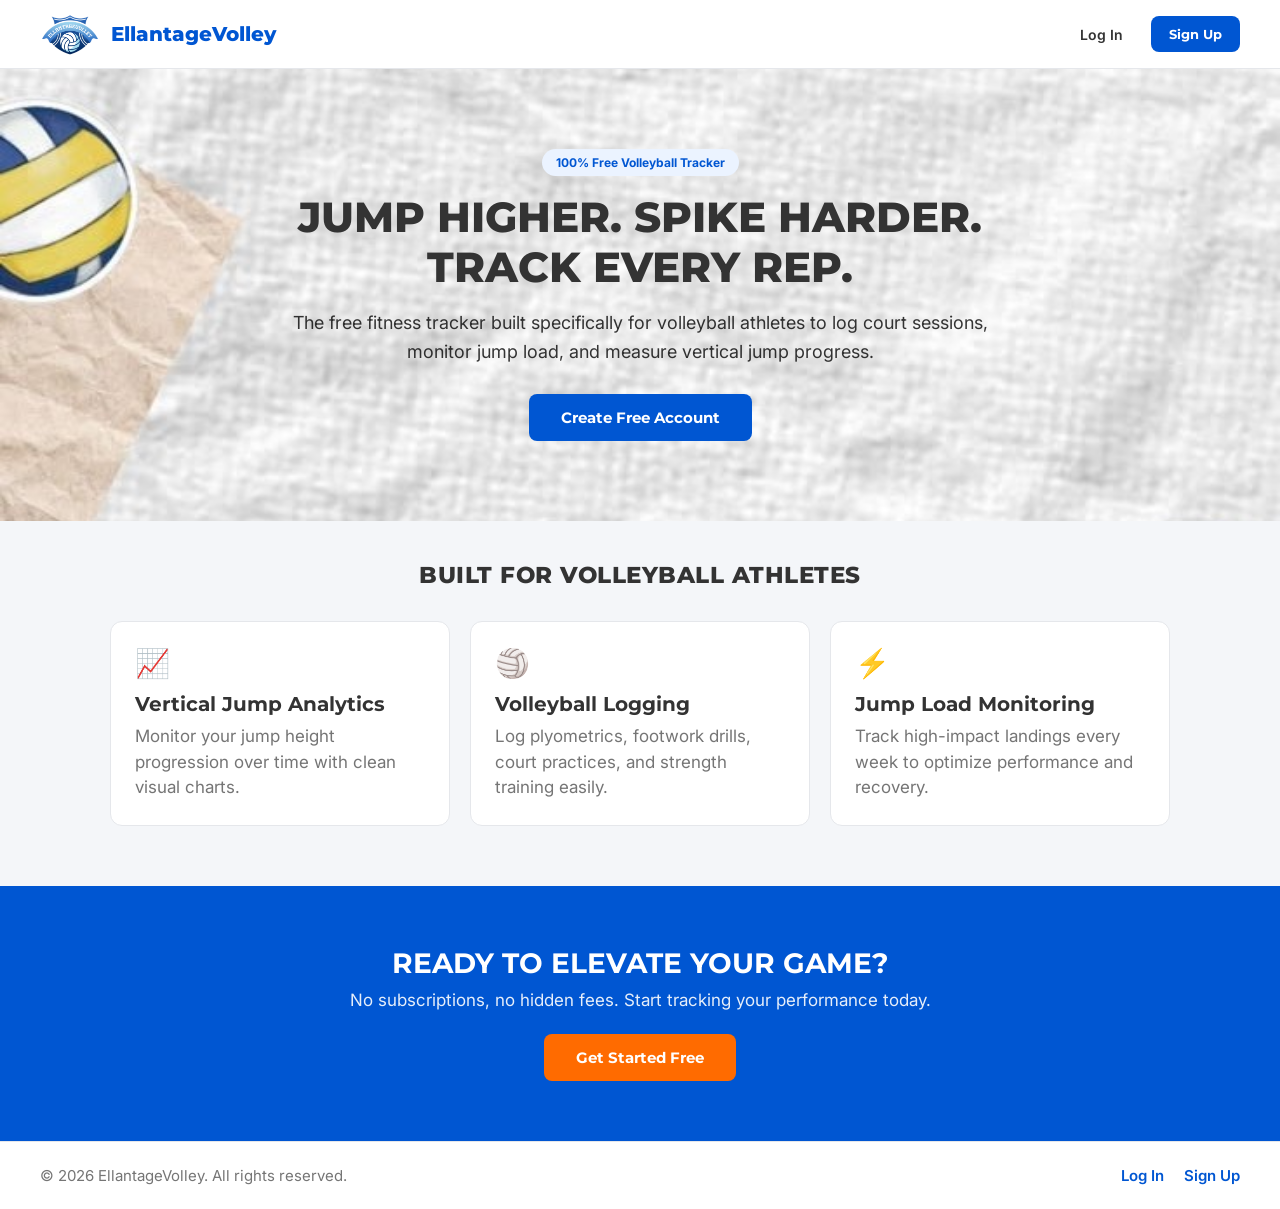
<file: index.html>
<!DOCTYPE html>
<html lang="en">
<head>
  <meta charset="UTF-8">
  <meta name="viewport" content="width=device-width, initial-scale=1.0">
  <title>EllantageVolley | Free Volleyball Fitness & Jump Tracker</title>
  <link rel="shortcut icon" href="logo.png">
  <link rel="stylesheet" href="style.css">
  <link rel="preconnect" href="https://fonts.googleapis.com">
  <link rel="preconnect" href="https://fonts.gstatic.com" crossorigin>
  <link href="https://fonts.googleapis.com/css2?family=Inter:wght@400;500;600&family=Montserrat:wght@700;800&display=swap" rel="stylesheet">
</head>
<body>

  <!-- Top Navigation Bar -->
  <header id="navbar">
    <div id="logo-container">
      <img src="logo.png" alt="EllantageVolley Logo" id="logo-img">
      <span id="logo-text">EllantageVolley</span>
    </div>
    <div class="nav-auth-buttons">
      <a href="login.html" class="btn-secondary">Log In</a>
      <a href="signup.html" class="btn-primary">Sign Up</a>
    </div>
  </header>

  <!-- Hero Section -->
  <section class="hero">
    <div class="hero-content">
      <span class="badge">100% Free Volleyball Tracker</span>
      <h1>JUMP HIGHER. SPIKE HARDER. TRACK EVERY REP.</h1>
      <p>The free fitness tracker built specifically for volleyball athletes to log court sessions, monitor jump load, and measure vertical jump progress.</p>
      <div class="hero-cta">
        <a href="signup.html" class="btn-hero">Create Free Account</a>
      </div>
    </div>
  </section>

  <!-- Features Section -->
  <section class="features-section">
    <h2 class="section-title">BUILT FOR VOLLEYBALL ATHLETES</h2>
    <div class="features-grid">
      <div class="feature-card">
        <div class="feature-icon">📈</div>
        <h3>Vertical Jump Analytics</h3>
        <p>Monitor your jump height progression over time with clean visual charts.</p>
      </div>
      <div class="feature-card">
        <div class="feature-icon">🏐</div>
        <h3>Volleyball Logging</h3>
        <p>Log plyometrics, footwork drills, court practices, and strength training easily.</p>
      </div>
      <div class="feature-card">
        <div class="feature-icon">⚡</div>
        <h3>Jump Load Monitoring</h3>
        <p>Track high-impact landings every week to optimize performance and recovery.</p>
      </div>
    </div>
  </section>

  <!-- CTA Banner -->
  <section class="cta-banner">
    <h2>READY TO ELEVATE YOUR GAME?</h2>
    <p>No subscriptions, no hidden fees. Start tracking your performance today.</p>
    <a href="signup.html" class="btn-hero-orange">Get Started Free</a>
  </section>

  <!-- Footer -->
  <footer>
    <p>&copy; 2026 EllantageVolley. All rights reserved.</p>
    <div class="footer-links">
      <a href="login.html">Log In</a>
      <a href="signup.html">Sign Up</a>
    </div>
  </footer>

</body>
</html>
</file>
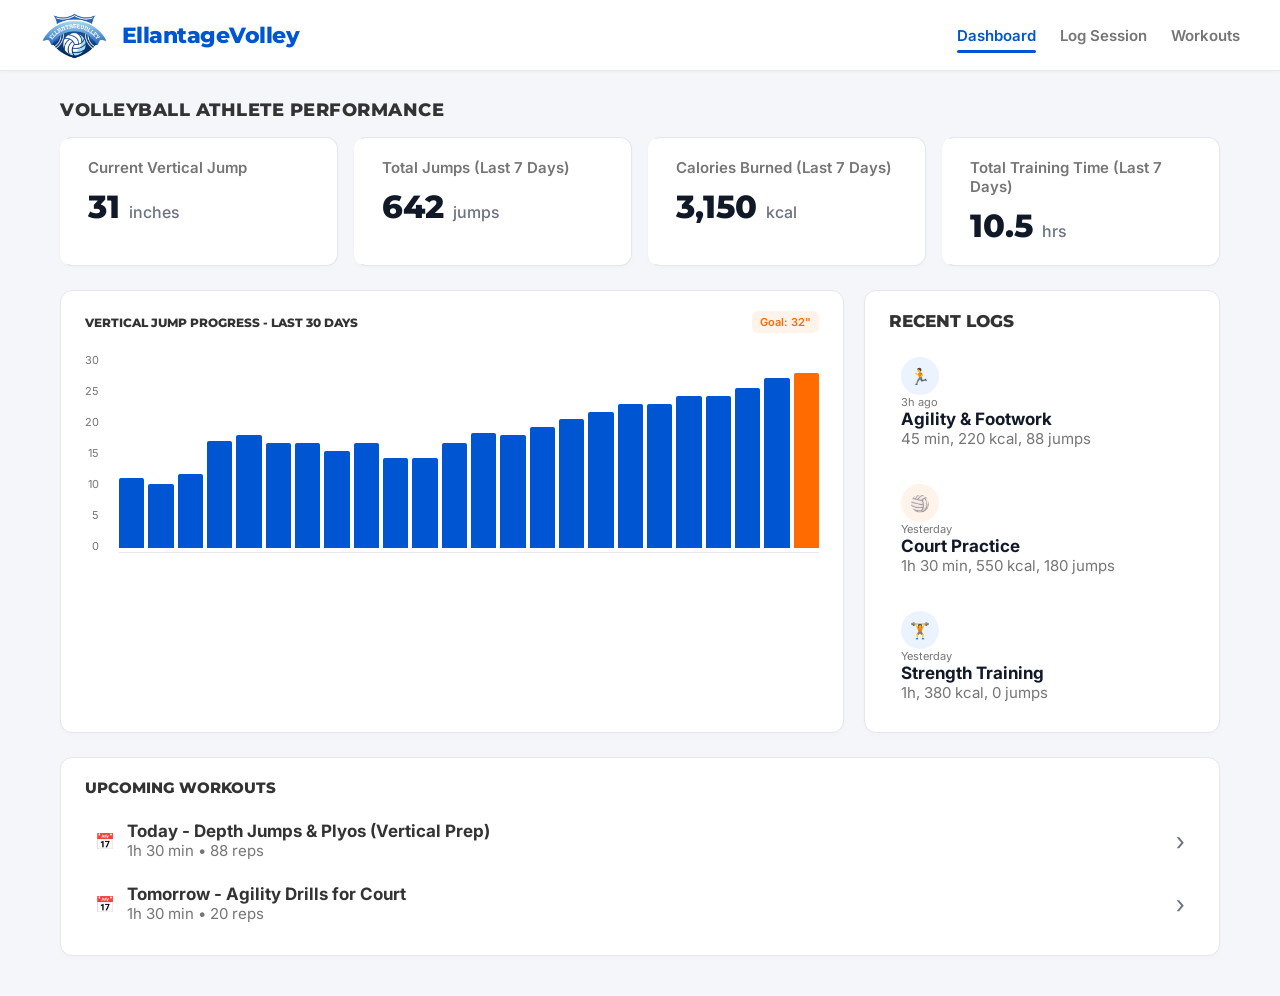
<file: dashboard.html>
<!DOCTYPE html>
<html lang="en">
<head>
  <meta charset="UTF-8">
  <meta name="viewport" content="width=device-width, initial-scale=1.0">
  <title>EllantageVolley | Volleyball Fitness & Jump Tracker</title>
  <link rel="shortcut icon" href="logo.png">
  <link rel="stylesheet" href="dashboard.css">
</head>
<body>

  <!-- Top Navigation Bar -->
  <header id="navbar">
    <div id="logo-container">
      <img src="logo.png" alt="EllantageVolley Logo" id="logo-img">
      <span id="logo-text">EllantageVolley</span>
    </div>

    <!-- Mobile Hamburger Button -->
  <button id="menu-toggle" aria-label="Toggle navigation">
    <span class="bar"></span>
    <span class="bar"></span>
    <span class="bar"></span>
  </button>

    <nav id="nav-links">
      <a href="#" class="nav-item active">Dashboard</a>
      <a href="#" class="nav-item" id="log-session-btn">Log Session</a>
      <a href="#" class="nav-item">Workouts</a>
    </nav>
  </header>

  <!-- Main Dashboard Wrapper -->
  <main class="dashboard-container">
    <h1 class="page-title">VOLLEYBALL ATHLETE PERFORMANCE</h1>

    <!-- KPI Summary Cards Grid -->
    <section class="kpi-grid">
      <div class="card kpi-card highlight-card">
        <h2>Current Vertical Jump</h2>
        <div class="stat-value text-orange">31 <span class="unit">inches</span></div>
      </div>
      <div class="card kpi-card">
        <h2>Total Jumps (Last 7 Days)</h2>
        <div class="stat-value">642 <span class="unit">jumps</span></div>
      </div>
      <div class="card kpi-card">
        <h2>Calories Burned (Last 7 Days)</h2>
        <div class="stat-value">3,150 <span class="unit">kcal</span></div>
      </div>
      <div class="card kpi-card">
        <h2>Total Training Time (Last 7 Days)</h2>
        <div class="stat-value">10.5 <span class="unit">hrs</span></div>
      </div>
    </section>

    <!-- Main Content Area: Bar Chart & Recent Activity -->
    <div class="main-grid">
      
      <!-- Progress Bar Chart -->
      <section class="card chart-section">
        <div class="chart-header">
          <h2>VERTICAL JUMP PROGRESS - LAST 30 DAYS</h2>
          <span class="target-badge">Goal: 32"</span>
        </div>
        <div class="chart-container">
          <div class="y-axis">
            <span>30</span>
            <span>25</span>
            <span>20</span>
            <span>15</span>
            <span>10</span>
            <span>5</span>
            <span>0</span>
          </div>
          <div class="bars-wrapper">
            <div class="bar" style="--height: 36%;"></div>
            <div class="bar" style="--height: 33%;"></div>
            <div class="bar" style="--height: 38%;"></div>
            <div class="bar" style="--height: 55%;"></div>
            <div class="bar" style="--height: 58%;"></div>
            <div class="bar" style="--height: 54%;"></div>
            <div class="bar" style="--height: 54%;"></div>
            <div class="bar" style="--height: 50%;"></div>
            <div class="bar" style="--height: 54%;"></div>
            <div class="bar" style="--height: 46%;"></div>
            <div class="bar" style="--height: 46%;"></div>
            <div class="bar" style="--height: 54%;"></div>
            <div class="bar" style="--height: 59%;"></div>
            <div class="bar" style="--height: 58%;"></div>
            <div class="bar" style="--height: 62%;"></div>
            <div class="bar" style="--height: 66%;"></div>
            <div class="bar" style="--height: 70%;"></div>
            <div class="bar" style="--height: 74%;"></div>
            <div class="bar" style="--height: 74%;"></div>
            <div class="bar" style="--height: 78%;"></div>
            <div class="bar" style="--height: 78%;"></div>
            <div class="bar" style="--height: 82%;"></div>
            <div class="bar" style="--height: 87%;"></div>
            <div class="bar bar-accent" style="--height: 90%;"></div>
          </div>
        </div>
      </section>

      <!-- Recent Workout Logs -->
      <section class="card recent-logs">
        <h2>RECENT LOGS</h2>
        <ul class="logs-list">
          <li class="log-item">
            <div class="icon-circle">🏃</div>
            <div class="log-details">
              <span class="time-ago">3h ago</span>
              <strong>Agility & Footwork</strong>
              <p>45 min, 220 kcal, 88 jumps</p>
            </div>
          </li>
          <li class="log-item">
            <div class="icon-circle icon-orange">🏐</div>
            <div class="log-details">
              <span class="time-ago">Yesterday</span>
              <strong>Court Practice</strong>
              <p>1h 30 min, 550 kcal, 180 jumps</p>
            </div>
          </li>
          <li class="log-item">
            <div class="icon-circle">🏋️</div>
            <div class="log-details">
              <span class="time-ago">Yesterday</span>
              <strong>Strength Training</strong>
              <p>1h, 380 kcal, 0 jumps</p>
            </div>
          </li>
        </ul>
      </section>

    </div>

    <!-- Upcoming Sessions Block -->
    <section class="card upcoming-section">
      <h2>UPCOMING WORKOUTS</h2>
      <div class="upcoming-item">
        <div class="upcoming-info">
          <span class="calendar-icon">📅</span>
          <div>
            <strong>Today - Depth Jumps & Plyos (Vertical Prep)</strong>
            <p>1h 30 min • 88 reps</p>
          </div>
        </div>
        <span class="arrow">&rsaquo;</span>
      </div>
      <div class="upcoming-item">
        <div class="upcoming-info">
          <span class="calendar-icon">📅</span>
          <div>
            <strong>Tomorrow - Agility Drills for Court</strong>
            <p>1h 30 min • 20 reps</p>
          </div>
        </div>
        <span class="arrow">&rsaquo;</span>
      </div>
    </section>
 </main>

  <!-- Log Session Modal Overlay -->
  <div id="log-modal" class="modal-overlay">
    <div class="modal-content">
      <div class="modal-header">
        <h2>Log Training Session</h2>
        <button id="close-modal-btn" aria-label="Close modal">&times;</button>
      </div>

      <form id="session-form">
        <div class="form-group">
          <label for="workout-type">Workout Type</label>
          <select id="workout-type" required>
            <option value="🏃 Agility & Footwork">🏃 Agility & Footwork</option>
            <option value="🏐 Court Practice">🏐 Court Practice</option>
            <option value="🏋️ Strength Training">🏋️ Strength Training</option>
            <option value="⚡ Plyometrics">⚡ Plyometrics & Jumps</option>
          </select>
        </div>

        <div class="form-row">
          <div class="form-group">
            <label for="duration">Duration (mins)</label>
            <input type="number" id="duration" placeholder="45" required min="1">
          </div>
          <div class="form-group">
            <label for="jumps">Jumps Completed</label>
            <input type="number" id="jumps" placeholder="80" required min="0">
          </div>
        </div>

        <div class="form-group">
          <label for="calories">Calories Burned (kcal)</label>
          <input type="number" id="calories" placeholder="250" required min="0">
        </div>

        <button type="submit" class="btn-submit">Save Session</button>
      </form>
    </div>
  </div>

  <script src="dashboard.js"></script>
</body>
</html>
</file>
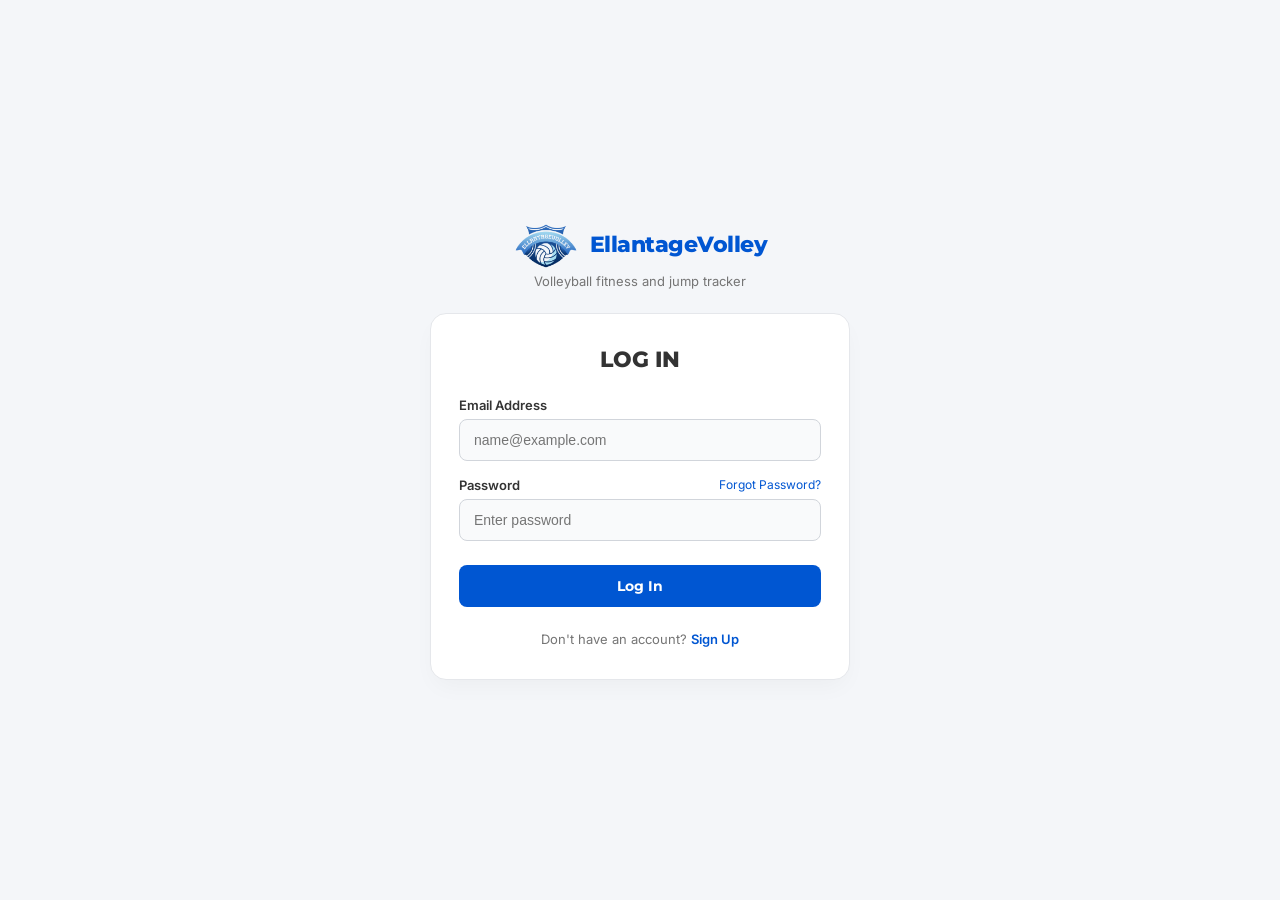
<file: login.html>
<!DOCTYPE html>
<html lang="en">
<head>
  <meta charset="UTF-8">
  <meta name="viewport" content="width=device-width, initial-scale=1.0">
  <title>Log In | EllantageVolley</title>
  <link rel="shortcut icon" href="logo.png">
  <link rel="stylesheet" href="login.css">
  <link href="https://fonts.googleapis.com/css2?family=Inter:wght@400;500;600&family=Montserrat:wght@700;800&display=swap" rel="stylesheet">
</head>
<body>

  <div class="auth-wrapper">
    <!-- Header/Logo -->
    <header class="app-header">
      <div class="logo">
        <img src="logo.png" alt="EllantageVolley Logo" class="auth-logo-img">
        <span class="logo-name">EllantageVolley</span>
      </div>
      <p class="tagline">Volleyball fitness and jump tracker</p>
    </header>

    <!-- Log In Form Card -->
    <main class="auth-card">
      <h1>LOG IN</h1>

      <!-- Redirects to Dashboard (index.html) upon submission -->
      <form class="auth-form" action="dashboard.html">
        <div class="input-group">
          <label for="loginEmail">Email Address</label>
          <input type="email" id="loginEmail" placeholder="name@example.com" required>
        </div>

        <div class="input-group">
          <div class="label-row">
            <label for="loginPassword">Password</label>
            <a href="#" class="forgot-link">Forgot Password?</a>
          </div>
          <input type="password" id="loginPassword" placeholder="Enter password" required>
        </div>

        <button type="submit" class="btn-primary">Log In</button>
      </form>
      <p class="footer-text">
        Don't have an account? <a href="signup.html">Sign Up</a>
      </p>
    </main>
  </div>

</body>
</html>
</file>
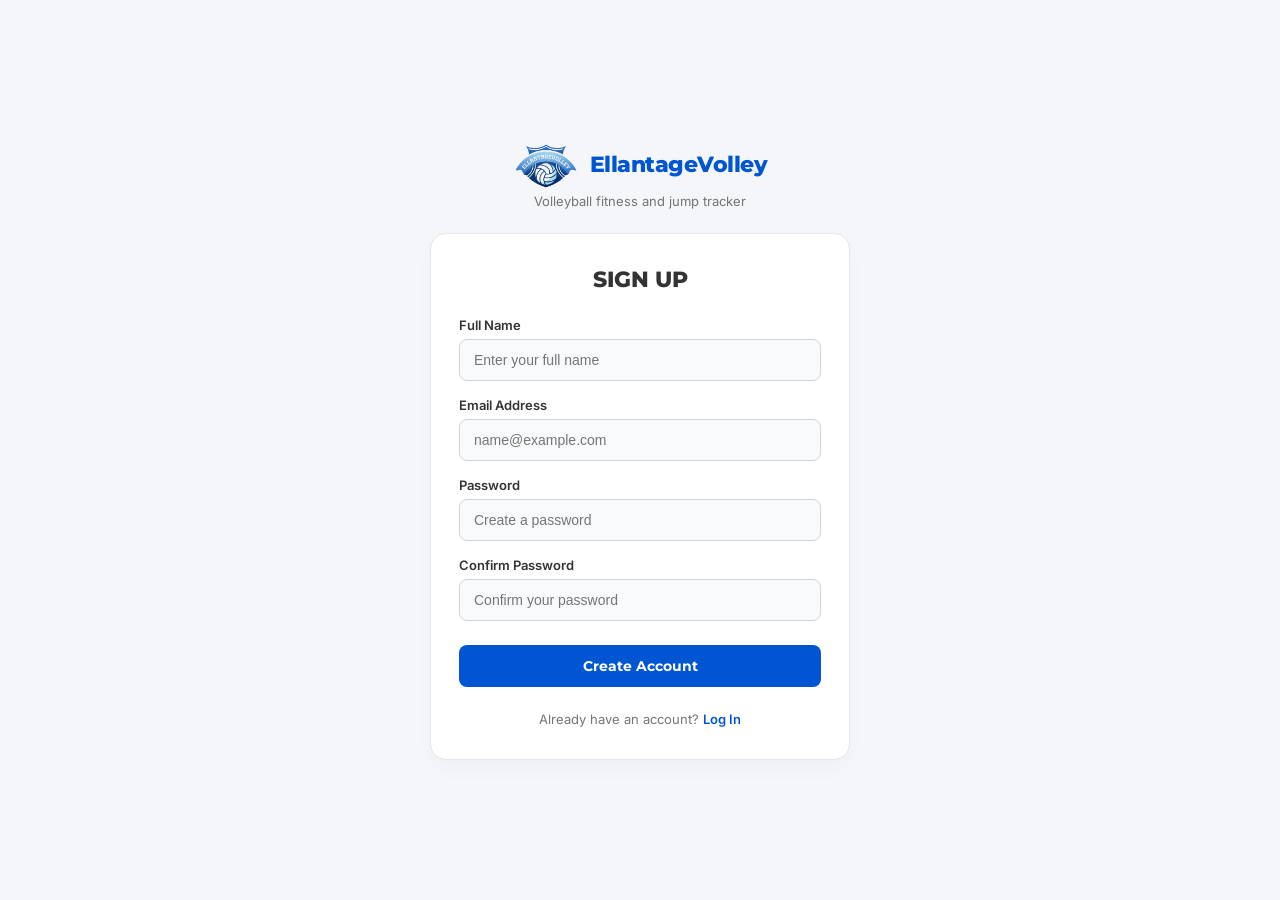
<file: signup.html>
<!DOCTYPE html>
<html lang="en">
<head>
  <meta charset="UTF-8">
  <meta name="viewport" content="width=device-width, initial-scale=1.0">
  <title>Sign Up | EllantageVolley</title>
  <link rel="shortcut icon" href="logo.png">
  <link rel="stylesheet" href="signup.css">
  <link href="https://fonts.googleapis.com/css2?family=Inter:wght@400;500;600&family=Montserrat:wght@700;800&display=swap" rel="stylesheet">
</head>
<body>

  <div class="auth-wrapper">
    <!-- Header/Logo -->
    <header class="app-header">
      <div class="logo">
        <img src="logo.png" alt="EllantageVolley Logo" class="auth-logo-img">
        <span class="logo-name">EllantageVolley</span>
      </div>
      <p class="tagline">Volleyball fitness and jump tracker</p>
    </header>

    <!-- Sign Up Form Card -->
    <main class="auth-card">
      <h1>SIGN UP</h1>

      <!-- Redirects to Dashboard (index.html) upon submission -->
      <form class="auth-form" action="dashboard.html">
        <div class="input-group">
          <label for="fullName">Full Name</label>
          <input type="text" id="fullName" placeholder="Enter your full name" required>
        </div>

        <div class="input-group">
          <label for="email">Email Address</label>
          <input type="email" id="email" placeholder="name@example.com" required>
        </div>

        <div class="input-group">
          <label for="password">Password</label>
          <input type="password" id="password" placeholder="Create a password" required>
        </div>

        <div class="input-group">
          <label for="confirmPassword">Confirm Password</label>
          <input type="password" id="confirmPassword" placeholder="Confirm your password" required>
        </div>

        <button type="submit" class="btn-primary">Create Account</button>
      </form>
      <p class="footer-text">
        Already have an account? <a href="login.html">Log In</a>
      </p>
    </main>
  </div>

</body>
</html>
</file>
<file: style.css>
@import url('https://fonts.googleapis.com/css2?family=Montserrat:wght@700;800&family=Inter:wght@400;500;600&display=swap');

:root {
  --primary-blue: #0056D2;
  --secondary-orange: #FF6B00;
  --dark-slate: #333333;
  --bg-color: #F4F6F9;
  --card-bg: #FFFFFF;
  --text-muted: #757575;
  --border-color: #E5E7EB;
}

* {
  box-sizing: border-box;
  margin: 0;
  padding: 0;
}

body {
  font-family: 'Inter', sans-serif;
  background-color: var(--bg-color);
  color: var(--dark-slate);
}

/* Navbar */
#navbar {
  display: flex;
  justify-content: space-between;
  align-items: center;
  background-color: var(--card-bg);
  padding: 12px 40px;
  border-bottom: 1px solid var(--border-color);
}

#logo-container {
  display: flex;
  align-items: center;
  gap: 10px;
}

#logo-img {
  height: 44px;
  width: auto;
}

#logo-text {
  font-family: 'Montserrat', sans-serif;
  font-size: 20px;
  font-weight: 800;
  color: var(--primary-blue);
}

.nav-auth-buttons {
  display: flex;
  gap: 12px;
  align-items: center;
}

.btn-secondary {
  text-decoration: none;
  color: var(--dark-slate);
  font-weight: 600;
  font-size: 14px;
  padding: 8px 16px;
}
.btn-secondary:hover{
    color: var(--secondary-orange);
    transition: .9s;
}

.btn-primary {
  text-decoration: none;
  background-color: var(--primary-blue);
  color: #FFFFFF;
  font-family: 'Montserrat', sans-serif;
  font-weight: 700;
  font-size: 13px;
  padding: 10px 18px;
  border-radius: 8px;
  transition: background-color 0.2s;
}

.btn-primary:hover {
  background-color: var(--secondary-orange);
}

/* Hero Section */
.hero {
  padding: 80px 20px;
  text-align: center;
  background-image: url(bg.jpg);
  background-repeat: no-repeat;
  background-size: cover;
  /* background: linear-gradient(180deg, #FFFFFF 0%, var(--bg-color) 100%); */
}

.hero-content {
  max-width: 700px;
  margin: 0 auto;
}

.badge {
  background-color: #EBF3FF;
  color: var(--primary-blue);
  font-size: 12px;
  font-weight: 700;
  padding: 6px 14px;
  border-radius: 20px;
  display: inline-block;
  margin-bottom: 16px;
}

.hero h1 {
  font-family: 'Montserrat', sans-serif;
  font-size: 42px;
  font-weight: 800;
  line-height: 1.2;
  margin-bottom: 16px;
  color: var(--dark-slate);
}

.hero p {
  font-size: 18px;
  color:rgba(0, 0, 0, 0.788);
  line-height: 1.6;
  margin-bottom: 28px;
}

.btn-hero {
  text-decoration: none;
  background-color: var(--primary-blue);
  color: #FFFFFF;
  font-family: 'Montserrat', sans-serif;
  font-size: 15px;
  font-weight: 700;
  padding: 14px 32px;
  border-radius: 8px;
  display: inline-block;
}
.btn-hero:hover{
    background-color: var(--secondary-orange);
    transition: .9s;
}

/* Features */
.features-section {
  max-width: 1100px;
  margin: 40px auto;
  padding: 0 20px;
}

.section-title {
  font-family: 'Montserrat', sans-serif;
  font-size: 23px;
  font-weight: 800;
  text-align: center;
  letter-spacing: 0.5px;
  margin-bottom: 32px;
}

.features-grid {
  display: grid;
  grid-template-columns: repeat(auto-fit, minmax(280px, 1fr));
  gap: 20px;
}

.feature-card {
  background: var(--card-bg);
  padding: 24px;
  border-radius: 12px;
  border: 1px solid var(--border-color);
}
.feature-card:hover{
    transform: translateY(-6px) scale(1.01);
    border-color: #0056D2;
    transition: .9s;
}

.feature-icon {
  font-size: 28px;
  margin-bottom: 12px;
}

.feature-card h3 {
  font-family: 'Montserrat', sans-serif;
  font-size: 20px;
  margin-bottom: 8px;
}

.feature-card p {
  font-size: 17px;
  color: var(--text-muted);
  line-height: 1.5;
}

/* CTA Banner */
.cta-banner {
  background-color: var(--primary-blue);
  color: #FFFFFF;
  text-align: center;
  padding: 60px 20px;
  margin-top: 60px;
}

.cta-banner h2 {
  font-family: 'Montserrat', sans-serif;
  font-size: 28px;
  margin-bottom: 10px;
}

.cta-banner p {
  font-size: 17px;
  margin-bottom: 24px;
  opacity: 0.9;
}

.btn-hero-orange {
  text-decoration: none;
  background-color: var(--secondary-orange);
  color: #FFFFFF;
  font-family: 'Montserrat', sans-serif;
  font-size: 15px;
  font-weight: 700;
  padding: 14px 32px;
  border-radius: 8px;
  display: inline-block;
}
.btn-hero-orange:hover{
    background-color: #FFFFFF;
    color: #0056D2;
    transition: .9s;
}
/* Footer */
footer {
  display: flex;
  justify-content: space-between;
  align-items: center;
  padding: 24px 40px;
  background-color: var(--card-bg);
  border-top: 1px solid var(--border-color);
  font-size: 15px;
  color: var(--text-muted);
}

.footer-links a {
  color: var(--primary-blue);
  text-decoration: none;
  margin-left: 16px;
  font-weight: 600;
}
.footer-links a:hover{
    color: #FF6B00;
    transition: .9s;
}

/* Mobile Responsive */
@media (max-width: 640px) {
  .hero h1 { font-size: 28px; }
  #navbar { padding: 12px 16px; }
  footer { flex-direction: column; gap: 12px; text-align: center; }
}
/* ===================================================
   MOBILE NAVBAR FIX (Works on 320px - 480px)
   =================================================== */

@media (max-width: 480px) {
  /* Prevent full-page horizontal scrolling */
  html, body {
    overflow-x: hidden;
    width: 100%;
  }

  /* 1. Header layout: Stacks Logo top, Buttons bottom */
  #navbar {
    padding: 10px 14px !important;
    flex-direction: column !important;
    align-items: center !important;
    gap: 10px !important;
    width: 100% !important;
    box-sizing: border-box !important;
  }

  /* 2. Compact Logo */
  #logo-container {
    display: flex;
    align-items: center;
    justify-content: center;
    gap: 8px;
  }

  #logo-img {
    height: 28px !important;
    width: auto !important;
  }

  #logo-text {
    font-size: 16px !important;
    white-space: nowrap;
  }

  /* 3. Button Container */
  .nav-auth-buttons {
    display: flex !important;
    flex-direction: row !important;
    align-items: center !important;
    justify-content: center !important;
    gap: 8px !important;
    width: 100% !important;
  }

  /* 4. Fix Button Sizing & Prevent Vertical Text Stacking */
  .btn-primary, 
  .btn-secondary {
    white-space: nowrap !important; /* FORCES text onto 1 line */
    font-size: 12px !important;
    padding: 6px 14px !important;
    border-radius: 6px !important;
    text-align: center !important;
    display: inline-block !important;
    line-height: 1.2 !important;
    height: auto !important;
  }

  .btn-primary {
    background-color: #0056D2 !important;
    color: #ffffff !important;
    font-weight: 700 !important;
  }

  .btn-secondary {
    color: #333333 !important;
    font-weight: 600 !important;
  }

  /* 5. Scale down the giant hero headline on mobile */
  .hero h1 {
    font-size: 24px !important;
    line-height: 1.2 !important;
    padding: 0 10px;
  }
}
</file>
<file: dashboard.css>
@import url('https://fonts.googleapis.com/css2?family=Montserrat:wght@600;700;800&family=Inter:wght@400;500;600&display=swap');

/* Color Variables */
:root {
  --primary-blue: #0056D2;
  --secondary-orange: #FF6B00;
  --dark-slate: #333333;
  --bg-color: #F4F6F9;
  --card-bg: #FFFFFF;
  --text-muted: #757575;
  --border-color: #E5E7EB;
}

* {
  box-sizing: border-box;
  margin: 0;
  padding: 0;
}

body {
  font-family: 'Inter', -apple-system, BlinkMacSystemFont, sans-serif;
  background-color: var(--bg-color);
  color: var(--dark-slate);
  padding-bottom: 40px;
}

/* Responsive Navigation Bar */
#navbar {
  display: flex;
  justify-content: space-between;
  align-items: center;
  background-color: var(--card-bg);
  padding: 10px 40px;
  border-bottom: 1px solid var(--border-color);
  box-shadow: 0 1px 3px rgba(0,0,0,0.03);
}

#logo-container {
  display: flex;
  align-items: center;
  gap: 12px;
}

#logo-img {
  height: 50px;
  width: auto;
  object-fit: contain;
}

#logo-text {
  font-family: 'Montserrat', sans-serif;
  font-size: 22px;
  font-weight: 800;
  letter-spacing: -0.5px;
  color: var(--primary-blue);
}

#nav-links {
  display: flex;
  gap: 24px;
}

.nav-item {
  text-decoration: none;
  color: var(--text-muted);
  font-size: 15px;
  font-weight: 600;
  padding: 8px 0;
  position: relative;
  transition: color 0.2s ease;
}

.nav-item:hover, .nav-item.active {
  color: var(--primary-blue);
}

.nav-item.active::after {
  content: '';
  position: absolute;
  bottom: 0;
  left: 0;
  width: 100%;
  height: 3px;
  background-color: var(--primary-blue);
  border-radius: 2px;
}
/* Desktop view: Hide hamburger button */
#menu-toggle {
  display: none;
  background: none;
  border: none;
  cursor: pointer;
  flex-direction: column;
  gap: 5px;
  padding: 6px;
}

#menu-toggle .bar {
  width: 22px;
  height: 3px;
  background-color: #0056D2;
  border-radius: 2px;
  transition: all 0.3s ease;
}

/* Mobile Screens (768px and smaller) */
@media (max-width: 768px) {
  #navbar {
    position: relative;
    padding: 12px 20px;
  }

  /* Show hamburger button */
  #menu-toggle {
    display: flex;
  }

  /* Slide-down menu overlay */
  #nav-links {
    position: absolute;
    top: 100%;
    left: 0;
    width: 100%;
    background-color: #ffffff;
    flex-direction: column;
    align-items: center;
    border-bottom: 1px solid #e5e7eb;
    box-shadow: 0 10px 15px -3px rgba(0, 0, 0, 0.1);
    
    /* Animation state */
    max-height: 0;
    overflow: hidden;
    transition: max-height 0.3s ease-in-out, padding 0.3s ease-in-out;
    z-index: 99;
  }

  /* JavaScript toggles this class */
  #nav-links.active {
    max-height: 280px;
    padding: 10px 0;
  }

  .nav-item {
    width: 100%;
    text-align: center;
    padding: 12px 0;
    border-bottom: 1px solid #f3f4f6;
    font-size: 14px;
  }

  .nav-item:last-child {
    border-bottom: none;
  }

  .nav-item.active::after {
    display: none; /* Hide bottom line bar on mobile */
  }

  /* Hamburger "X" animation */
  #menu-toggle.active .bar:nth-child(1) {
    transform: translateY(8px) rotate(45deg);
  }
  #menu-toggle.active .bar:nth-child(2) {
    opacity: 0;
  }
  #menu-toggle.active .bar:nth-child(3) {
    transform: translateY(-8px) rotate(-45deg);
  }
}
/* Dashboard Layout Structure */
.dashboard-container {
  max-width: 1200px;
  margin: 28px auto 0 auto;
  padding: 0 20px;
}

.page-title {
  font-family: 'Montserrat', sans-serif;
  font-size: 18px;
  font-weight: 800;
  letter-spacing: 0.5px;
  margin-bottom: 16px;
  color: var(--dark-slate);
}

/* Cards Design */
.card {
  background-color: var(--card-bg);
  border-radius: 12px;
  padding: 20px 24px;
  border: 1px solid var(--border-color);
  box-shadow: 0 2px 4px rgba(0, 0, 0, 0.02);
}

/* Responsive KPI Cards Grid */
.kpi-grid {
  display: grid;
  grid-template-columns: repeat(4, 1fr);
  gap: 16px;
  margin-bottom: 24px;
}

.kpi-card h2 {
  font-size: 15px;
  color: var(--text-muted);
  font-weight: 600;
  margin-bottom: 10px;
}

.stat-value {
  font-family: 'Montserrat', sans-serif;
  font-size: 32px;
  font-weight: 800;
  color: var(--dark-slate);
}
.stat-value .unit {
  font-family: 'Inter', sans-serif;
  font-size: 16px;
  font-weight: 500;
  color: var(--text-muted);
}
.kpi-card {
  background-color: #ffffff;
  border-radius: 12px;
  padding: 20px 24px;
  border: 1px solid #e5e7eb;
  border-left: 4px solid transparent; /* Smooth hover transition for left border */
  box-shadow: 0 2px 4px rgba(0, 0, 0, 0.02);
  transition: all 0.3s ease-in-out;
  cursor: pointer;
}

/* Default state: All numbers are crisp black */
.kpi-card .stat-value {
  font-family: 'Montserrat', sans-serif;
  font-size: 32px;
  font-weight: 800;
  color: #111827; /* Pure black text by default */
  transition: color 0.3s ease-in-out;
}

.kpi-card .unit {
  font-family: 'Inter', sans-serif;
  font-size: 16px;
  font-weight: 500;
  color: #6b7280;
}

/* Hover State: Card lifts up, left border turns orange, number turns orange */
.kpi-card:hover {
  transform: translateY(-4px);
  border-left-color: #FF6B00; /* Vibrant Orange Left Accent */
  box-shadow: 0 8px 16px -4px rgba(255, 107, 0, 0.15);
}

.kpi-card:hover .stat-value {
  color: #FF6B00; /* Number turns vibrant orange on hover */
}
/* Chart & Recent Activity Grid Split */
.main-grid {
  display: grid;
  grid-template-columns: 2.2fr 1fr;
  gap: 20px;
  margin-bottom: 24px;
}

/* Chart Styles */
.chart-header {
  display: flex;
  justify-content: space-between;
  align-items: center;
  margin-bottom: 20px;
}

.chart-header h2 {
  font-family: 'Montserrat', sans-serif;
  font-size: 12px;
  font-weight: 800;
  color: var(--dark-slate);
}

.target-badge {
  font-size: 11px;
  font-weight: 600;
  background-color: #FFF3EA;
  color: var(--secondary-orange);
  padding: 4px 8px;
  border-radius: 6px;
}

.chart-container {
  display: flex;
  height: 200px;
  gap: 12px;
}

.y-axis {
  display: flex;
  flex-direction: column;
  justify-content: space-between;
  font-size: 11px;
  color: var(--text-muted);
  text-align: right;
  padding-right: 8px;
}

.bars-wrapper {
  display: flex;
  align-items: flex-end;
  justify-content: space-between;
  flex-grow: 1;
  border-bottom: 1px solid var(--border-color);
  padding-bottom: 4px;
  gap: 4px;
}

.bar {
  flex-grow: 1;
  background-color: var(--primary-blue);
  height: var(--height);
  border-top-left-radius: 2px;
  border-top-right-radius: 2px;
  transition: opacity 0.2s;
}

.bar-accent {
  background-color: var(--secondary-orange);
}

.bar:hover {
  opacity: 0.8;
}

/* Recent Activity Feed */
:root {
  --clr-primary: #0056D2;
  --clr-accent: #FF6B00;
  --clr-text-main: #111827;
  --clr-text-muted: #6b7280;
  --clr-bg-hover: #f8fafc;
  --clr-bg-active: #eff6ff;
  --transition-fast: 0.25s ease-in-out;
} 
.recent-logs h2 {
  font-family: 'Montserrat', sans-serif;
  font-size: 17px;
  font-weight: 800;
  color: var(--dark-slate);
  margin-bottom: 16px;
}

.logs-list {
  list-style: none;
  display: flex;
  flex-direction: column;
  gap: 16px;
}

.log-item {
  /* composes: interactive-row;  Logical layout structure  */
  gap: 12px;
  padding: 10px 12px;
  border-radius: 8px;
  cursor: pointer;
  transition: background-color var(--transition-fast), transform var(--transition-fast);
}

.icon-circle {
  width: 38px;
  height: 38px;
  border-radius: 50%;
  display: flex;
  align-items: center;
  justify-content: center;
  background-color: #ebf3ff;
  transition: transform var(--transition-fast), background-color var(--transition-fast);
}

.icon-orange {
  background-color: #FFF3EA;
}

.log-details {
  display: flex;
  flex-direction: column;
}

.time-ago {
  font-size: 11px;
  color: var(--text-muted);
}

.log-details strong {
  font-size: 17px;
  color: var(--clr-text-main);
  transition: color var(--transition-fast);
}

.log-details p {
  font-size: 15px;
  color: var(--text-muted);
}
/* Hover State */
.log-item:hover {
  background-color: var(--clr-bg-hover);
  transform: translateX(6px); /* Micro-interaction: row moves right */
}

.log-item:hover .icon-circle {
  transform: scale(1.1) rotate(6deg); /* Scale & slight tilt icon */
  background-color: #dbeafe;
}

.log-item:hover .log-details strong {
  color: var(--clr-primary);
}


/* Upcoming Workouts Section */
.upcoming-section h2 {
  font-family: 'Montserrat', sans-serif;
  font-size: 15px;
  font-weight: 800;
  color: var(--dark-slate);
  margin-bottom: 12px;
}

.upcoming-item {
  display: flex;
  justify-content: space-between;
  align-items: center;
  padding: 12px 10px;
  border-radius: 8px;
  cursor: pointer;
  transition: background-color var(--transition-fast);
}

.upcoming-item:last-child {
  border-bottom: none;
}

.upcoming-info {
  display: flex;
  align-items: center;
  gap: 12px;
}

.calendar-icon {
  display: inline-block;
  transition: transform var(--transition-fast);
}

.upcoming-info strong {
  font-size: 17px;
  color: var(--dark-slate);
}

.upcoming-info p {
  font-size: 15px;
  color: var(--text-muted);
}

.arrow {
  display: inline-block;
  color: var(--clr-text-muted);
  font-size: 25px;
  transition: transform var(--transition-fast), color var(--transition-fast);
}

/* Hover State */
.upcoming-item:hover {
  background-color: var(--clr-bg-active);
}

.upcoming-item:hover .calendar-icon {
  transform: scale(1.15);
}

.upcoming-item:hover .upcoming-info strong {
  color: var(--clr-primary);
}

.upcoming-item:hover .arrow {
  transform: translateX(6px); /* Micro-interaction: Arrow pushes right */
  color: var(--clr-primary);
}

/* ===================================================
   LOG SESSION MODAL STYLES
   =================================================== */

/* Dark Backdrop Overlay */
.modal-overlay {
  position: fixed;
  inset: 0;
  background-color: rgba(17, 24, 39, 0.6);
  display: flex;
  align-items: center;
  justify-content: center;
  opacity: 0;
  pointer-events: none;
  transition: opacity 0.25s ease-in-out;
  z-index: 1000;
}

/* Active State Triggered by JavaScript */
.modal-overlay.active {
  opacity: 1;
  pointer-events: auto;
}

/* Modal Box Structure */
.modal-content {
  background-color: #ffffff;
  width: 90%;
  max-width: 420px;
  padding: 24px;
  border-radius: 12px;
  box-shadow: 0 20px 25px -5px rgba(0, 0, 0, 0.15);
  transform: translateY(-20px);
  transition: transform 0.25s ease-in-out;
}

.modal-overlay.active .modal-content {
  transform: translateY(0);
}

.modal-header {
  display: flex;
  justify-content: space-between;
  align-items: center;
  margin-bottom: 20px;
}

.modal-header h2 {
  font-family: 'Montserrat', sans-serif;
  font-size: 18px;
  color: var(--dark-slate);
}

#close-modal-btn {
  background: none;
  border: none;
  font-size: 26px;
  line-height: 1;
  cursor: pointer;
  color: var(--text-muted);
}

.form-group {
  display: flex;
  flex-direction: column;
  gap: 6px;
  margin-bottom: 16px;
}

.form-row {
  display: grid;
  grid-template-columns: 1fr 1fr;
  gap: 12px;
}

.form-group label {
  font-size: 13px;
  font-weight: 600;
  color: var(--dark-slate);
}

.form-group input, 
.form-group select {
  width: 100%;        /* Forces input to fit container width */
  min-width: 0;       /* Prevents input from overflowing flex/grid parents */
  padding: 10px;
  border: 1px solid var(--border-color);
  border-radius: 6px;
  font-size: 14px;
  outline: none;
  font-family: 'Inter', sans-serif;
}

.form-group input:focus, 
.form-group select:focus {
  border-color: var(--primary-blue);
}

.btn-submit {
  width: 100%;
  background-color: var(--primary-blue);
  color: #ffffff;
  border: none;
  padding: 12px;
  font-weight: 700;
  font-size: 15px;
  border-radius: 6px;
  cursor: pointer;
  margin-top: 8px;
  transition: background-color 0.2s;
}

.btn-submit:hover {
  background-color: #0043A8;
}
/* ===================================================
   RESPONSIVE MEDIA QUERIES
   =================================================== */

/* Tablet (Max-width 1024px) */
@media (max-width: 1024px) {
  .kpi-grid {
    grid-template-columns: repeat(2, 1fr);
  }
  .main-grid {
    grid-template-columns: 1fr;
  }
}

/* Mobile (Max-width 640px) */
@media (max-width: 640px) {
  #navbar {
    padding: 12px 16px;
    flex-direction: column;
    gap: 12px;
  }

  #nav-links {
    gap: 14px;
    font-size: 13px;
    width: 100%;
    justify-content: space-between;
    overflow-x: auto;
  }

  .dashboard-container {
    padding: 0 12px;
    margin-top: 16px;
  }

  .kpi-grid {
    grid-template-columns: 1fr;
  }

  .stat-value {
    font-size: 26px;
  }

  .chart-container {
    height: 160px;
  }

  .bars-wrapper {
    gap: 2px;
  }
}
</file>
<file: login.css>
@import url('https://fonts.googleapis.com/css2?family=Montserrat:wght@700;800&family=Inter:wght@400;500;600&display=swap');

:root {
  --primary-blue: #0056D2;
  --secondary-orange: #FF6B00;
  --dark-slate: #333333;
  --bg-color: #F4F6F9;
  --card-bg: #FFFFFF;
  --text-muted: #757575;
  --border-color: #E5E7EB;
}

* {
  box-sizing: border-box;
  margin: 0;
  padding: 0;
}

body {
  font-family: 'Inter', sans-serif;
  background-color: var(--bg-color);
  color: var(--dark-slate);
  min-height: 100vh;
  display: flex;
  justify-content: center;
  align-items: center;
  padding: 20px;
}

.auth-wrapper {
  width: 100%;
  max-width: 420px;
}

/* Header & Branding */
.app-header {
  text-align: center;
  margin-bottom: 24px;
}

.logo {
  display: flex;
  align-items: center;
  justify-content: center;
  gap: 10px;
  margin-bottom: 4px;
}

.auth-logo-img {
  height: 48px;
  width: auto;
}

.logo-name {
  font-family: 'Montserrat', sans-serif;
  font-size: 22px;
  font-weight: 800;
  color: var(--primary-blue);
  letter-spacing: -0.5px;
}

.tagline {
  font-size: 13px;
  color: var(--text-muted);
}

/* Auth Card */
.auth-card {
  background: var(--card-bg);
  border-radius: 16px;
  padding: 32px 28px;
  box-shadow: 0 10px 25px -5px rgba(0, 0, 0, 0.04);
  border: 1px solid var(--border-color);
}

.auth-card h1 {
  font-family: 'Montserrat', sans-serif;
  font-size: 22px;
  font-weight: 800;
  text-align: center;
  margin-bottom: 24px;
  color: var(--dark-slate);
}

/* Inputs & Form */
.auth-form {
  display: flex;
  flex-direction: column;
  gap: 16px;
}

.input-group {
  display: flex;
  flex-direction: column;
  gap: 6px;
}

.label-row {
  display: flex;
  justify-content: space-between;
  align-items: center;
}

.input-group label {
  font-size: 13px;
  font-weight: 600;
  color: var(--dark-slate);
}

.forgot-link {
  font-size: 12px;
  color: var(--primary-blue);
  text-decoration: none;
}

.forgot-link:hover {
  text-decoration: underline;
}

.input-group input {
  padding: 12px 14px;
  border-radius: 8px;
  border: 1px solid #D1D5DB;
  font-size: 14px;
  outline: none;
  background-color: #F9FAFB;
  transition: border-color 0.2s, box-shadow 0.2s;
}

.input-group input:focus {
  border-color: var(--primary-blue);
  background-color: #FFFFFF;
  box-shadow: 0 0 0 3px rgba(0, 86, 210, 0.15);
}

/* Primary Button */
.btn-primary {
  margin-top: 8px;
  padding: 12px;
  background-color: var(--primary-blue);
  color: #FFFFFF;
  border: none;
  border-radius: 8px;
  font-family: 'Montserrat', sans-serif;
  font-size: 14px;
  font-weight: 700;
  cursor: pointer;
  transition: background-color 0.2s;
}

.btn-primary:hover {
  background-color: #0043A8;
}

/* Divider */
.divider {
  display: flex;
  align-items: center;
  text-align: center;
  margin: 20px 0;
}

.divider::before, .divider::after {
  content: '';
  flex: 1;
  border-bottom: 1px solid var(--border-color);
}

.divider span {
  padding: 0 10px;
  font-size: 11px;
  font-weight: 600;
  color: var(--text-muted);
}

/* Social Buttons */
.social-auth {
  display: flex;
  flex-direction: column;
  gap: 10px;
}

.btn-social {
  display: flex;
  align-items: center;
  justify-content: center;
  gap: 10px;
  padding: 10px;
  background-color: #FFFFFF;
  border: 1px solid #D1D5DB;
  border-radius: 8px;
  font-size: 13px;
  font-weight: 600;
  color: var(--dark-slate);
  cursor: pointer;
  transition: background-color 0.2s;
}

.btn-social:hover {
  background-color: #F9FAFB;
}

.btn-social img {
  width: 18px;
  height: 18px;
}

/* Footer Link */
.footer-text {
  text-align: center;
  margin-top: 24px;
  font-size: 13px;
  color: var(--text-muted);
}

.footer-text a {
  color: var(--primary-blue);
  text-decoration: none;
  font-weight: 600;
}

.footer-text a:hover {
  text-decoration: underline;
}
</file>
<file: signup.css>
@import url('https://fonts.googleapis.com/css2?family=Montserrat:wght@700;800&family=Inter:wght@400;500;600&display=swap');

:root {
  --primary-blue: #0056D2;
  --secondary-orange: #FF6B00;
  --dark-slate: #333333;
  --bg-color: #F4F6F9;
  --card-bg: #FFFFFF;
  --text-muted: #757575;
  --border-color: #E5E7EB;
}

* {
  box-sizing: border-box;
  margin: 0;
  padding: 0;
}

body {
  font-family: 'Inter', sans-serif;
  background-color: var(--bg-color);
  color: var(--dark-slate);
  min-height: 100vh;
  display: flex;
  justify-content: center;
  align-items: center;
  padding: 20px;
}

.auth-wrapper {
  width: 100%;
  max-width: 420px;
}

/* Header & Branding */
.app-header {
  text-align: center;
  margin-bottom: 24px;
}

.logo {
  display: flex;
  align-items: center;
  justify-content: center;
  gap: 10px;
  margin-bottom: 4px;
}

.auth-logo-img {
  height: 48px;
  width: auto;
}

.logo-name {
  font-family: 'Montserrat', sans-serif;
  font-size: 22px;
  font-weight: 800;
  color: var(--primary-blue);
  letter-spacing: -0.5px;
}

.tagline {
  font-size: 13px;
  color: var(--text-muted);
}

/* Auth Card */
.auth-card {
  background: var(--card-bg);
  border-radius: 16px;
  padding: 32px 28px;
  box-shadow: 0 10px 25px -5px rgba(0, 0, 0, 0.04);
  border: 1px solid var(--border-color);
}

.auth-card h1 {
  font-family: 'Montserrat', sans-serif;
  font-size: 22px;
  font-weight: 800;
  text-align: center;
  margin-bottom: 24px;
  color: var(--dark-slate);
}

/* Inputs & Form */
.auth-form {
  display: flex;
  flex-direction: column;
  gap: 16px;
}

.input-group {
  display: flex;
  flex-direction: column;
  gap: 6px;
}

.label-row {
  display: flex;
  justify-content: space-between;
  align-items: center;
}

.input-group label {
  font-size: 13px;
  font-weight: 600;
  color: var(--dark-slate);
}

.forgot-link {
  font-size: 12px;
  color: var(--primary-blue);
  text-decoration: none;
}

.forgot-link:hover {
  text-decoration: underline;
}

.input-group input {
  padding: 12px 14px;
  border-radius: 8px;
  border: 1px solid #D1D5DB;
  font-size: 14px;
  outline: none;
  background-color: #F9FAFB;
  transition: border-color 0.2s, box-shadow 0.2s;
}

.input-group input:focus {
  border-color: var(--primary-blue);
  background-color: #FFFFFF;
  box-shadow: 0 0 0 3px rgba(0, 86, 210, 0.15);
}

/* Primary Button */
.btn-primary {
  margin-top: 8px;
  padding: 12px;
  background-color: var(--primary-blue);
  color: #FFFFFF;
  border: none;
  border-radius: 8px;
  font-family: 'Montserrat', sans-serif;
  font-size: 14px;
  font-weight: 700;
  cursor: pointer;
  transition: background-color 0.2s;
}

.btn-primary:hover {
  background-color: #0043A8;
}

/* Divider */
.divider {
  display: flex;
  align-items: center;
  text-align: center;
  margin: 20px 0;
}

.divider::before, .divider::after {
  content: '';
  flex: 1;
  border-bottom: 1px solid var(--border-color);
}

.divider span {
  padding: 0 10px;
  font-size: 11px;
  font-weight: 600;
  color: var(--text-muted);
}

/* Social Buttons */
.social-auth {
  display: flex;
  flex-direction: column;
  gap: 10px;
}

.btn-social {
  display: flex;
  align-items: center;
  justify-content: center;
  gap: 10px;
  padding: 10px;
  background-color: #FFFFFF;
  border: 1px solid #D1D5DB;
  border-radius: 8px;
  font-size: 13px;
  font-weight: 600;
  color: var(--dark-slate);
  cursor: pointer;
  transition: background-color 0.2s;
}

.btn-social:hover {
  background-color: #F9FAFB;
}

.btn-social img {
  width: 18px;
  height: 18px;
}

/* Footer Link */
.footer-text {
  text-align: center;
  margin-top: 24px;
  font-size: 13px;
  color: var(--text-muted);
}

.footer-text a {
  color: var(--primary-blue);
  text-decoration: none;
  font-weight: 600;
}

.footer-text a:hover {
  text-decoration: underline;
}
</file>
